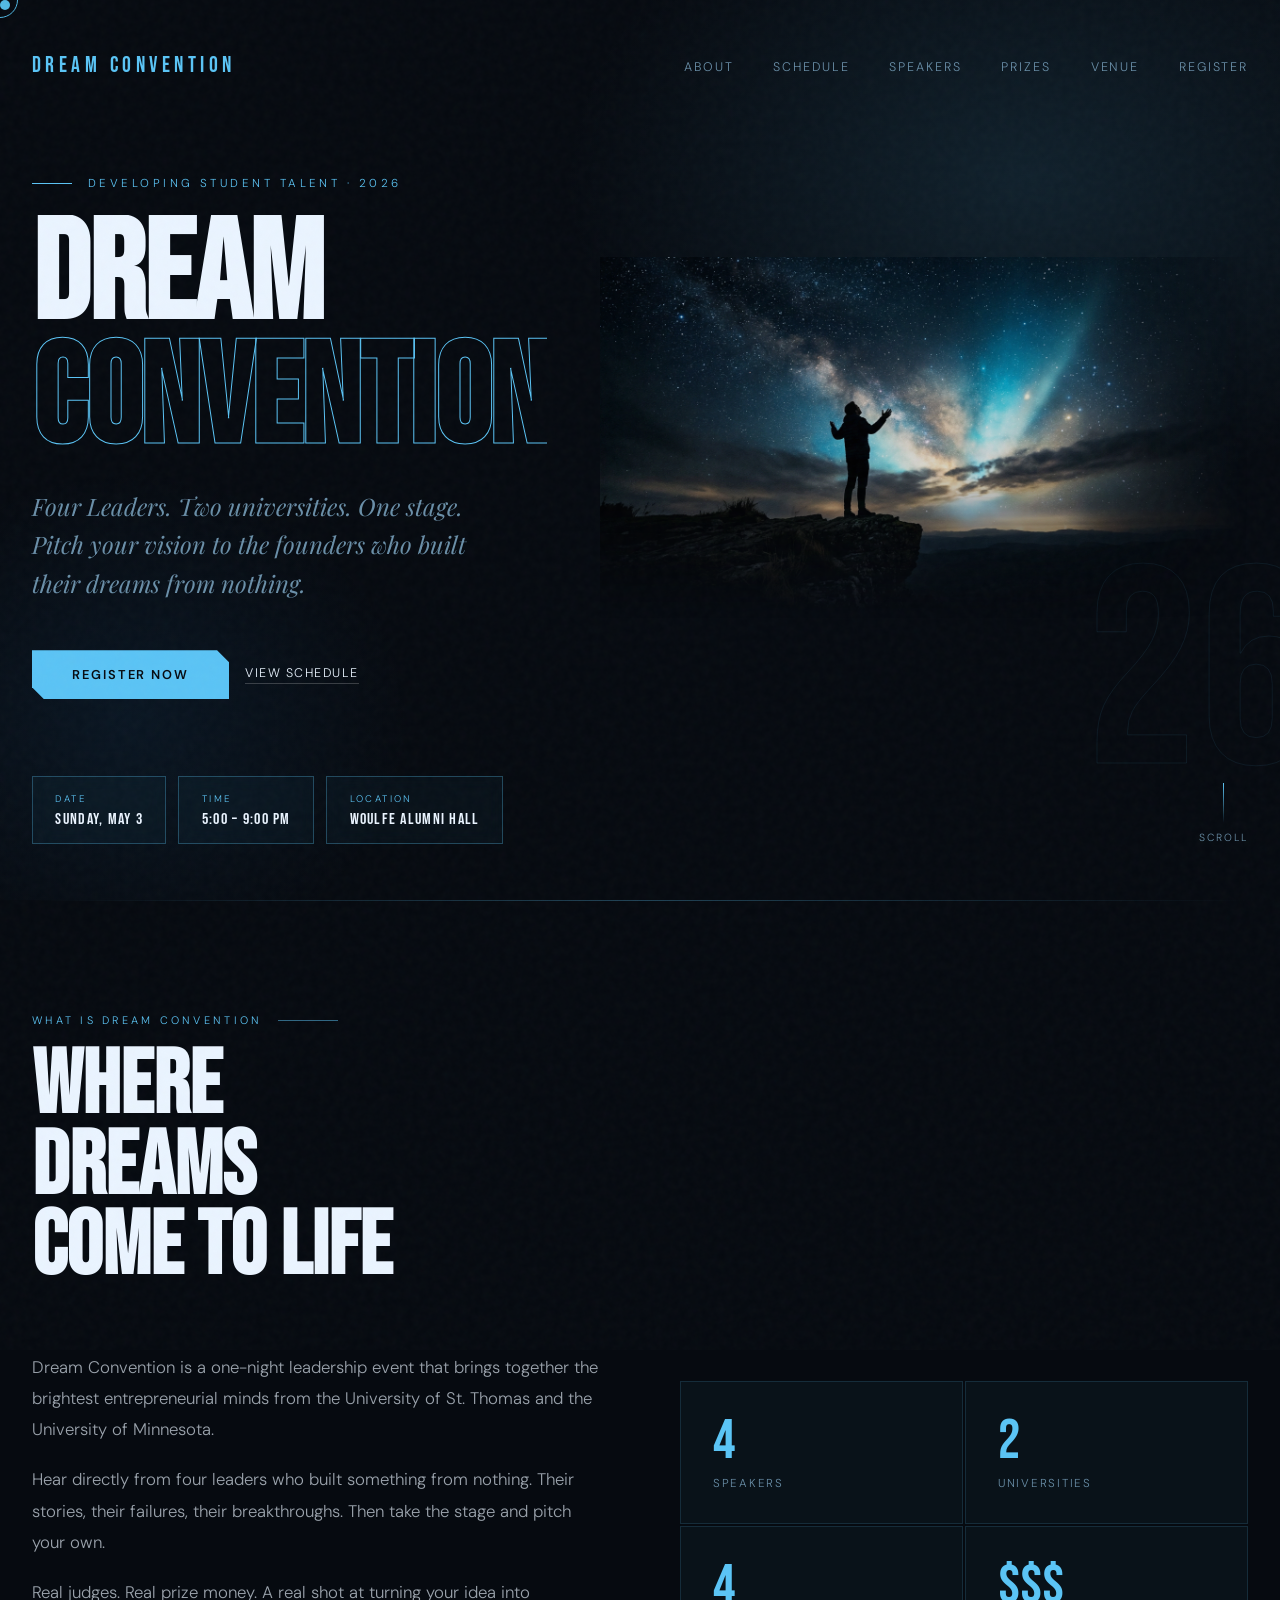
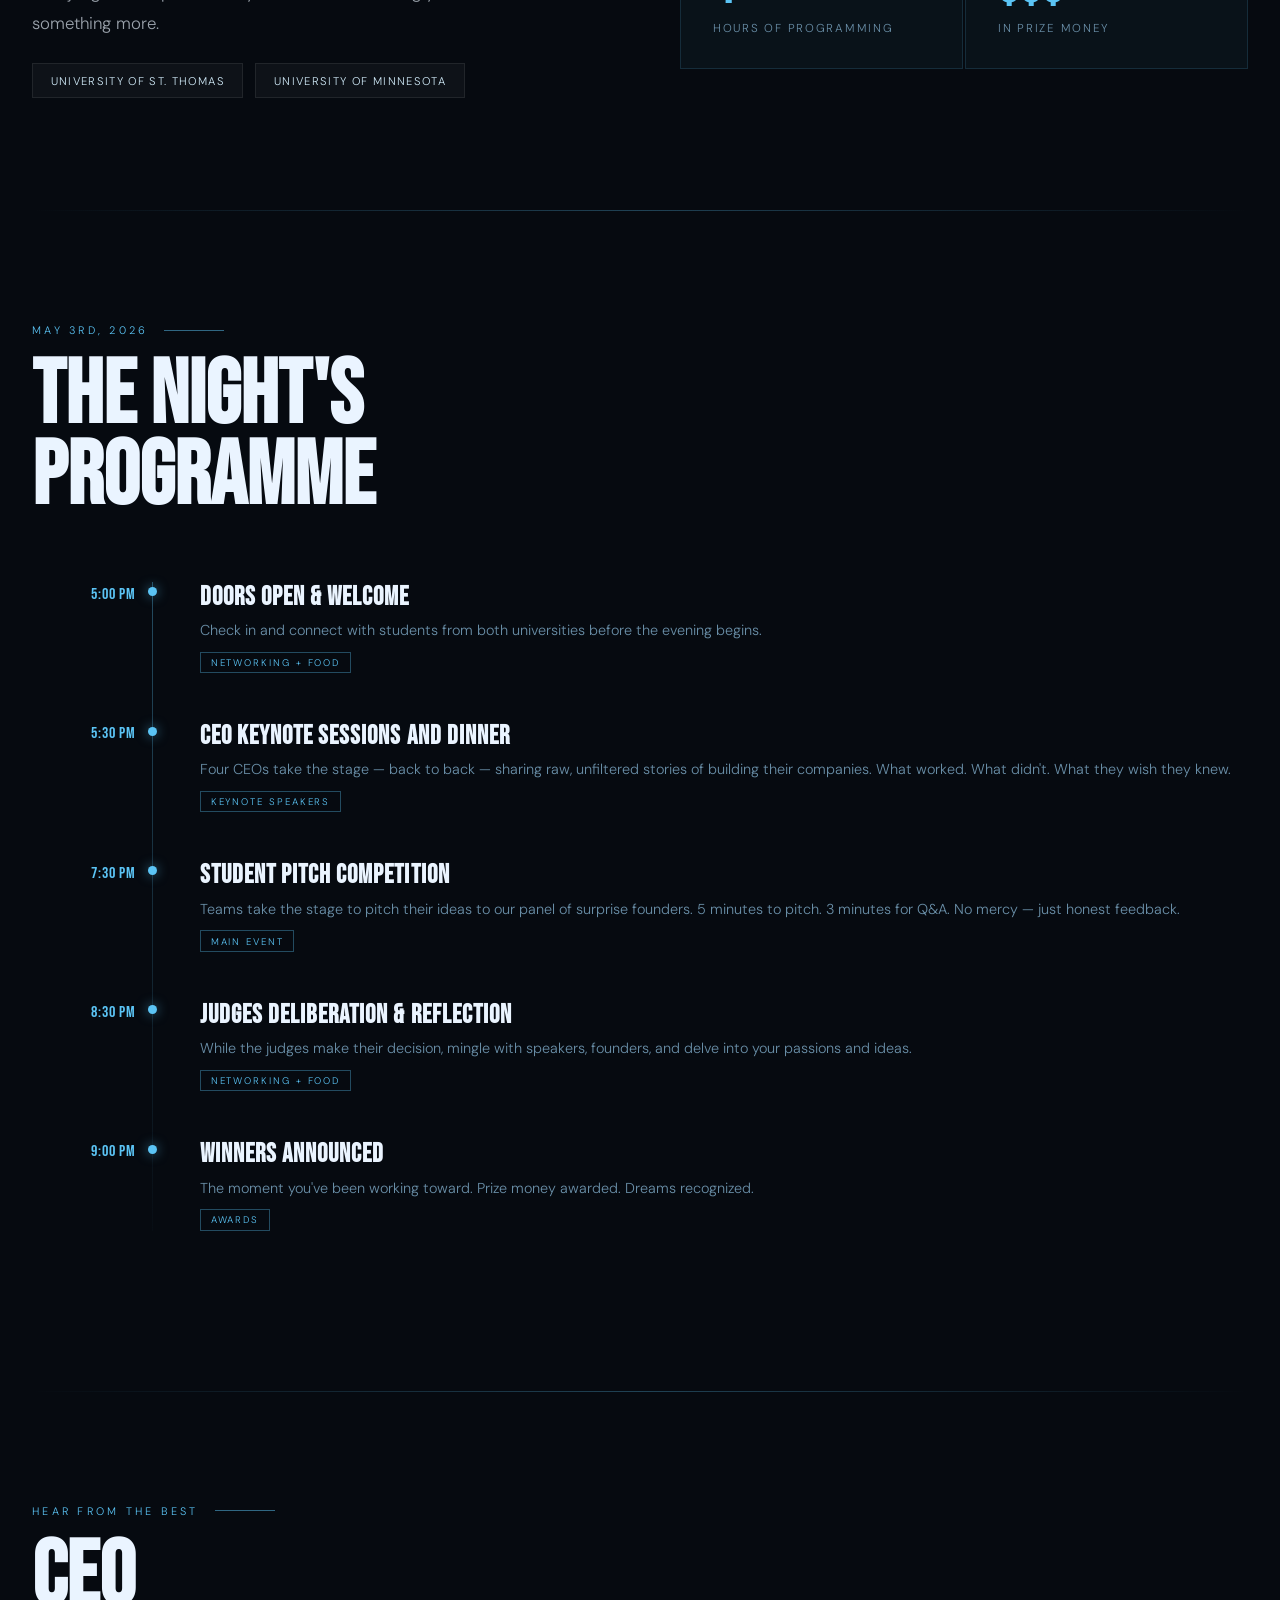
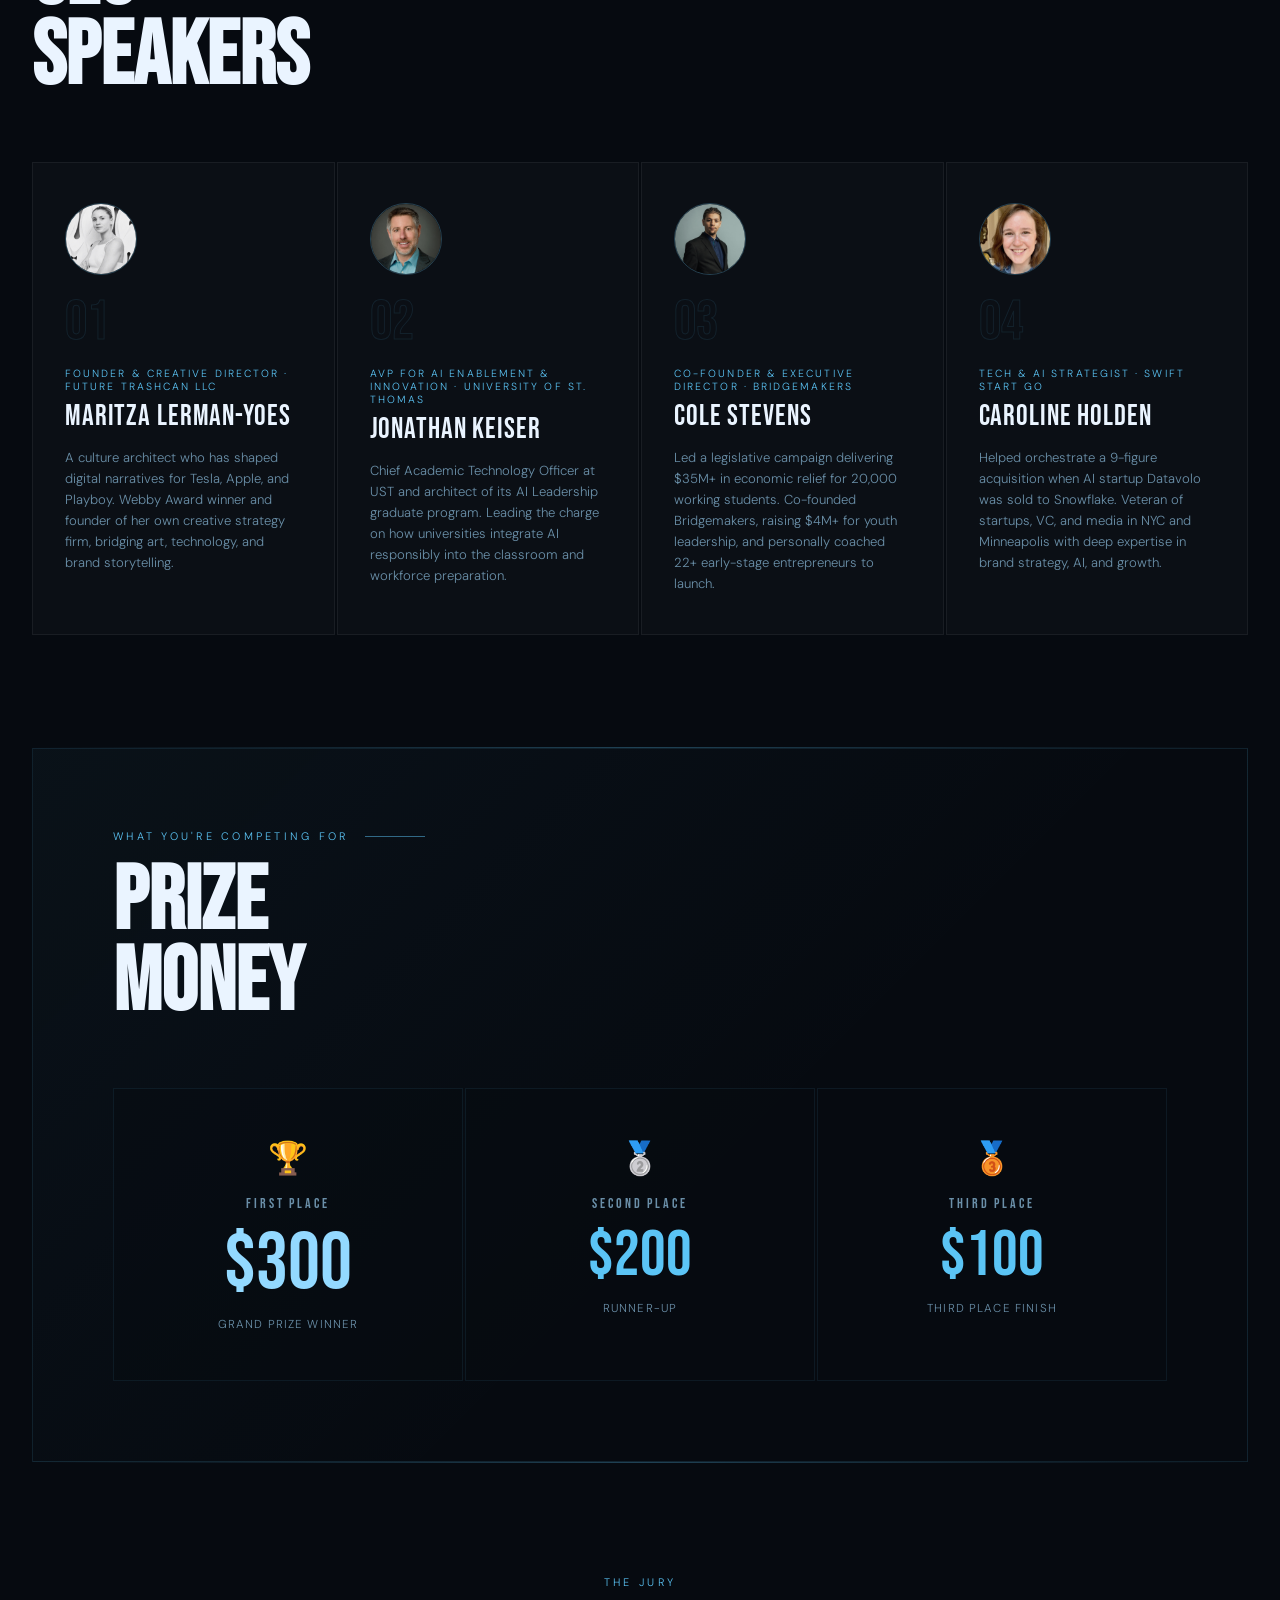
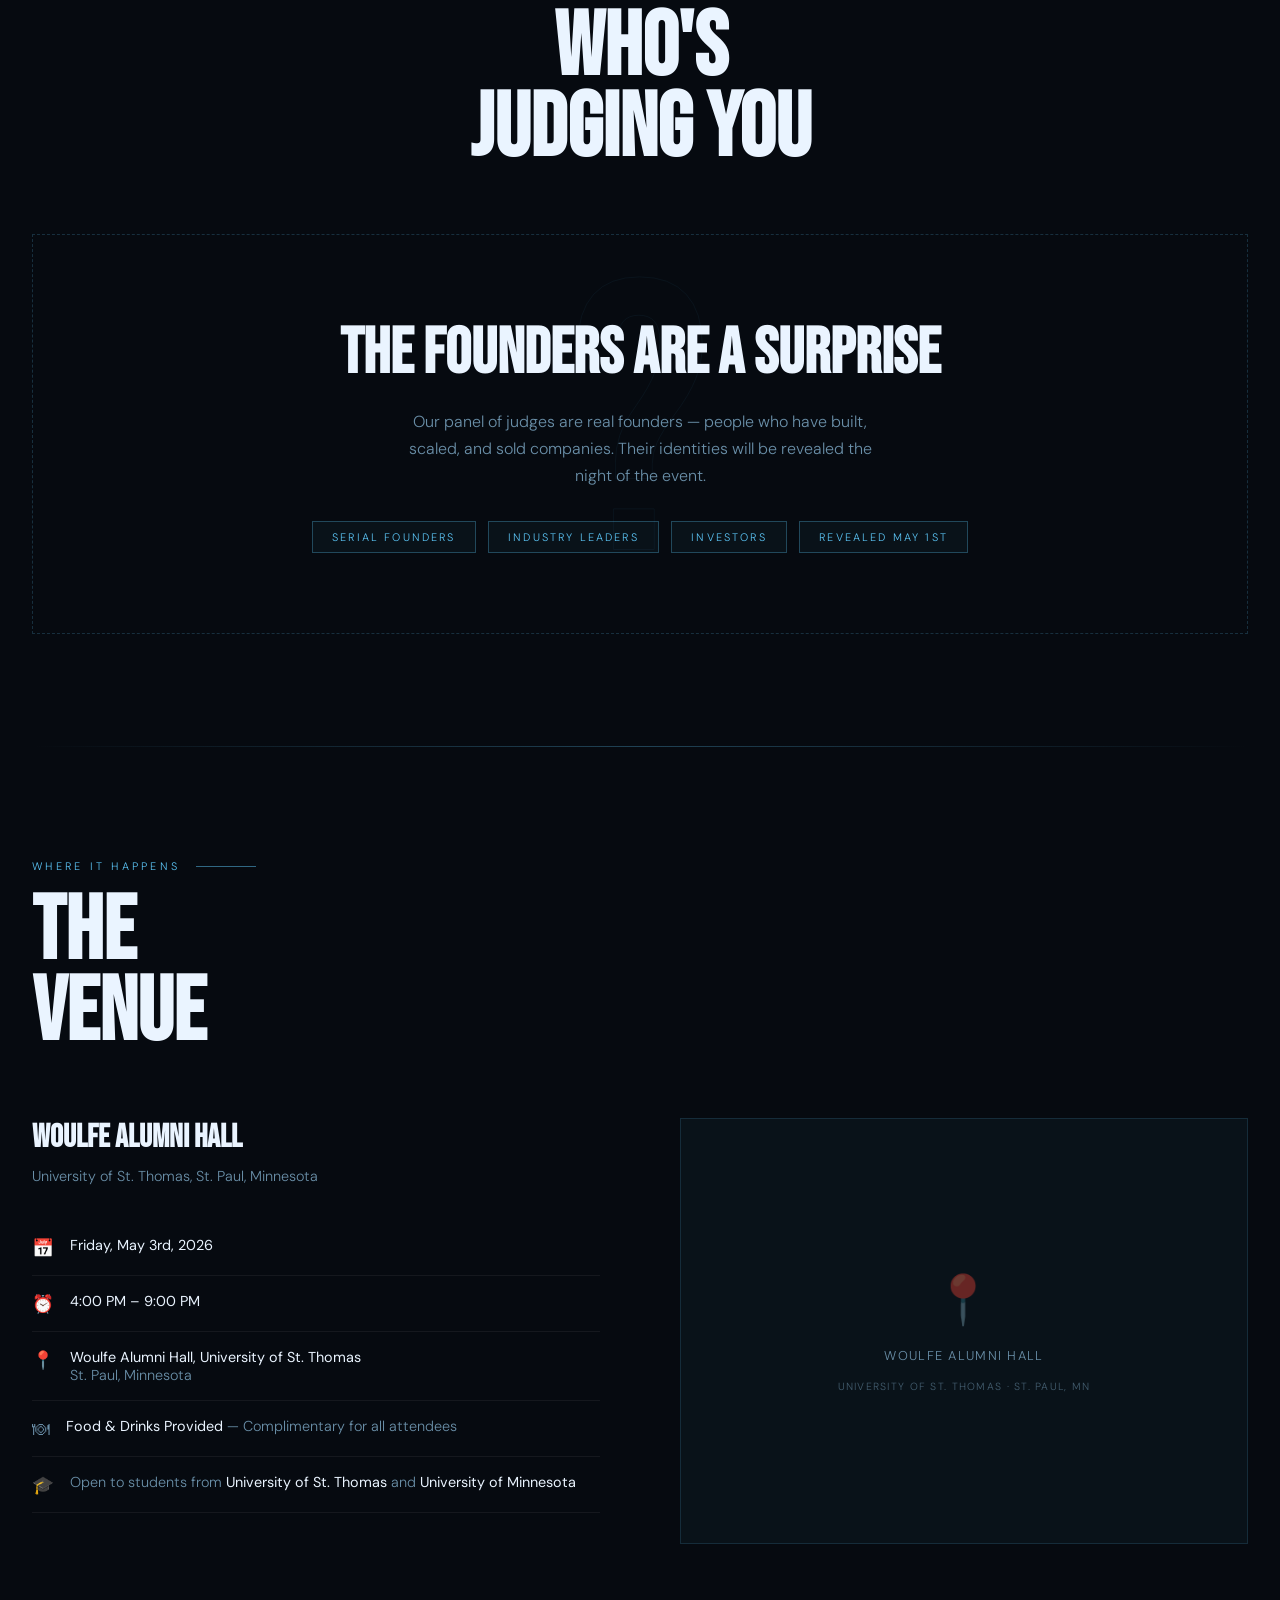
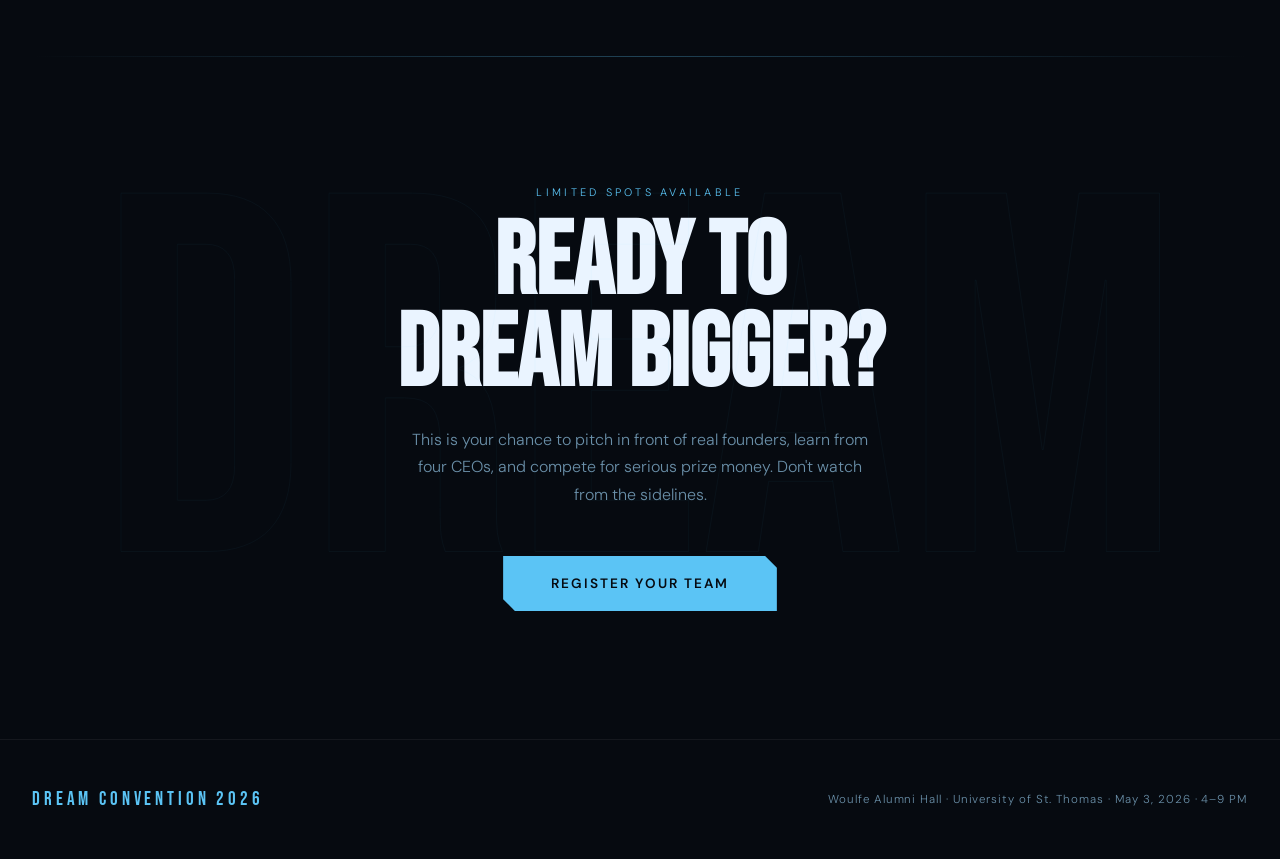
<file: public/index.html>
<!doctype html>
<html lang="en">
  <head>
    <meta charset="UTF-8" />
    <meta name="viewport" content="width=device-width, initial-scale=1.0" />
    <title>Dream Convention 2026</title>
    <link rel="preconnect" href="https://fonts.googleapis.com" />
    <link
      href="https://fonts.googleapis.com/css2?family=Bebas+Neue&family=DM+Sans:ital,wght@0,300;0,400;0,600;1,300&family=Playfair+Display:ital@1&display=swap"
      rel="stylesheet"
    />
    <link rel="icon" type="image/svg+xml" href="favicon.svg" />
    <link rel="stylesheet" href="styles.css" />
  </head>
  <body>
    <!-- Butterfly intro overlay -->
    <div id="intro">
      <canvas id="introCanvas"></canvas>
    </div>

    <div class="cursor" id="cursor"></div>
    <div class="cursor-ring" id="cursorRing"></div>

    <!-- HERO -->
    <header class="hero">
      <nav>
        <div class="nav-logo">Dream Convention</div>
        <ul class="nav-links" id="navLinks">
          <li><a href="#about">About</a></li>
          <li><a href="#schedule">Schedule</a></li>
          <li><a href="#speakers">Speakers</a></li>
          <li><a href="#prizes">Prizes</a></li>
          <li><a href="#venue">Venue</a></li>
          <li><a href="#register">Register</a></li>
        </ul>
        <button class="nav-hamburger" id="navHamburger" aria-label="Open menu">
          <span></span><span></span><span></span>
        </button>
      </nav>

      <div class="hero-body">
        <div class="hero-content">
          <div class="hero-eyebrow">Developing Student Talent · 2026</div>
          <h1 class="hero-title">Dream<span>Convention</span></h1>
          <p class="hero-subtitle">
            Four Leaders. Two universities. One stage. Pitch your vision to the
            founders who built their dreams from nothing.
          </p>
          <div class="hero-cta-group">
            <a href="#register" class="btn-primary">Register Now</a>
            <a href="#schedule" class="btn-ghost">View Schedule</a>
          </div>
        </div>

        <div class="hero-image">
          <img src="assets/hero-dream.png" alt="A figure on a cliff reaching toward a vast starlit sky — the chance of possibility" />
        </div>
      </div>

      <div class="hero-bottom">
        <div class="hero-date-cards">
          <div class="hero-date-card">
            <div class="label">Date</div>
            <div class="value">Sunday, May 3</div>
          </div>
          <div class="hero-date-card">
            <div class="label">Time</div>
            <div class="value">5:00 – 9:00 PM</div>
          </div>
          <div class="hero-date-card">
            <div class="label">Location</div>
            <div class="value">Woulfe Alumni Hall</div>
          </div>
        </div>
        <div class="scroll-hint">
          <div class="scroll-line"></div>
          Scroll
        </div>
      </div>

      <div class="hero-number">26</div>
    </header>

    <div class="divider"></div>

    <!-- ABOUT -->
    <section id="about">
      <div class="section-label">What is Dream Convention</div>
      <h2 class="section-heading">Where<br />Dreams<br />Come to Life</h2>

      <div class="about-grid">
        <div class="about-text">
          <p>
            Dream Convention is a one-night leadership event that brings
            together the brightest entrepreneurial minds from the University of
            St. Thomas and the University of Minnesota.
          </p>
          <p>
            Hear directly from four leaders who built something from nothing. Their
            stories, their failures, their breakthroughs. Then take the stage
            and pitch your own.
          </p>
          <p>
            Real judges. Real prize money. A real shot at turning your idea into
            something more.
          </p>
          <div class="schools">
            <div class="school-badge">University of St. Thomas</div>
            <div class="school-badge">University of Minnesota</div>
          </div>
        </div>
        <div class="about-stats">
          <div class="stat-card">
            <div class="stat-number">4</div>
            <div class="stat-label">Speakers</div>
          </div>
          <div class="stat-card">
            <div class="stat-number">2</div>
            <div class="stat-label">Universities</div>
          </div>
          <div class="stat-card">
            <div class="stat-number">4</div>
            <div class="stat-label">Hours of Programming</div>
          </div>
          <div class="stat-card">
            <div class="stat-number">$$$</div>
            <div class="stat-label">In Prize Money</div>
          </div>
        </div>
      </div>
    </section>

    <div class="divider"></div>

    <!-- SCHEDULE -->
    <section id="schedule">
      <div class="section-label">May 3rd, 2026</div>
      <h2 class="section-heading">The Night's<br />Programme</h2>

      <div class="timeline">
        <div class="timeline-item">
          <div class="timeline-time">5:00 PM</div>
          <div class="timeline-dot"></div>
          <div class="timeline-content">
            <h3>Doors Open &amp; Welcome</h3>
            <p>
              Check in and connect with students from both
              universities before the evening begins.
            </p>
            <span class="timeline-tag">Networking + Food</span>
          </div>
        </div>
        <div class="timeline-item">
          <div class="timeline-time">5:30 PM</div>
          <div class="timeline-dot"></div>
          <div class="timeline-content">
            <h3>CEO Keynote Sessions and Dinner</h3>
            <p>
              Four CEOs take the stage — back to back — sharing raw, unfiltered
              stories of building their companies. What worked. What didn't.
              What they wish they knew.
            </p>
            <span class="timeline-tag">Keynote Speakers</span>
          </div>
        </div>
        <div class="timeline-item">
          <div class="timeline-time">7:30 PM</div>
          <div class="timeline-dot"></div>
          <div class="timeline-content">
            <h3>Student Pitch Competition</h3>
            <p>
              Teams take the stage to pitch their ideas to our panel of surprise
              founders. 5 minutes to pitch. 3 minutes for Q&amp;A. No mercy —
              just honest feedback.
            </p>
            <span class="timeline-tag">Main Event</span>
          </div>
        </div>
        <div class="timeline-item">
          <div class="timeline-time">8:30 PM</div>
          <div class="timeline-dot"></div>
          <div class="timeline-content">
            <h3>Judges Deliberation &amp; Reflection</h3>
            <p>
              While the judges make their decision, mingle with speakers,
              founders, and delve into your passions and ideas.
            </p>
            <span class="timeline-tag">Networking + Food</span>
          </div>
        </div>
        <div class="timeline-item">
          <div class="timeline-time">9:00 PM</div>
          <div class="timeline-dot"></div>
          <div class="timeline-content">
            <h3>Winners Announced</h3>
            <p>
              The moment you've been working toward. Prize money awarded. Dreams
              recognized.
            </p>
            <span class="timeline-tag">Awards</span>
          </div>
        </div>
      </div>
    </section>

    <div class="divider"></div>

    <!-- SPEAKERS -->
    <section id="speakers">
      <div class="section-label">Hear From The Best</div>
      <h2 class="section-heading">CEO<br />Speakers</h2>

      <div class="speakers-grid">
        <div class="speaker-card">
          <img class="speaker-photo" src="assets/speaker-maritza.png" alt="Maritza Lerman-Yoes" />
          <div class="speaker-number">01</div>
          <div class="speaker-role">Founder & Creative Director · Future Trashcan LLC</div>
          <div class="speaker-name">Maritza Lerman-Yoes</div>
          <div class="speaker-desc">
            A culture architect who has shaped digital narratives for Tesla, Apple, and Playboy.
            Webby Award winner and founder of her own creative strategy firm, bridging art,
            technology, and brand storytelling.
          </div>
        </div>
        <div class="speaker-card">
          <img class="speaker-photo" src="assets/speaker-jonathan.png" alt="Jonathan Keiser" />
          <div class="speaker-number">02</div>
          <div class="speaker-role">AVP for AI Enablement & Innovation · University of St. Thomas</div>
          <div class="speaker-name">Jonathan Keiser</div>
          <div class="speaker-desc">
            Chief Academic Technology Officer at UST and architect of its AI Leadership
            graduate program. Leading the charge on how universities integrate AI responsibly
            into the classroom and workforce preparation.
          </div>
        </div>
        <div class="speaker-card">
          <img class="speaker-photo" src="assets/speaker-cole.png" alt="Cole Stevens" />
          <div class="speaker-number">03</div>
          <div class="speaker-role">Co-Founder & Executive Director · Bridgemakers</div>
          <div class="speaker-name">Cole Stevens</div>
          <div class="speaker-desc">
            Led a legislative campaign delivering $35M+ in economic relief for 20,000
            working students. Co-founded Bridgemakers, raising $4M+ for youth leadership,
            and personally coached 22+ early-stage entrepreneurs to launch.
          </div>
        </div>
        <div class="speaker-card">
          <img class="speaker-photo" src="assets/speaker-caroline.png" alt="Caroline Holden" />
          <div class="speaker-number">04</div>
          <div class="speaker-role">Tech & AI Strategist · Swift Start Go</div>
          <div class="speaker-name">Caroline Holden</div>
          <div class="speaker-desc">
            Helped orchestrate a 9-figure acquisition when AI startup Datavolo was sold
            to Snowflake. Veteran of startups, VC, and media in NYC and Minneapolis with
            deep expertise in brand strategy, AI, and growth.
          </div>
        </div>
      </div>
    </section>

    <div class="divider"></div>

    <!-- PRIZES -->
    <div class="prizes-wrapper">
      <section id="prizes" class="prizes-section">
        <div class="section-label">What You're Competing For</div>
        <h2 class="section-heading">Prize<br />Money</h2>

        <div class="prizes-grid">
          <div class="prize-card">
            <span class="prize-trophy">🏆</span>
            <div class="prize-rank">First Place</div>
            <div class="prize-amount">$300</div>
            <div class="prize-label">Grand Prize Winner</div>
          </div>
          <div class="prize-card">
            <span class="prize-trophy">🥈</span>
            <div class="prize-rank">Second Place</div>
            <div class="prize-amount">$200</div>
            <div class="prize-label">Runner-Up</div>
          </div>
          <div class="prize-card">
            <span class="prize-trophy">🥉</span>
            <div class="prize-rank">Third Place</div>
            <div class="prize-amount">$100</div>
            <div class="prize-label">Third Place Finish</div>
          </div>
        </div>
      </section>
    </div>

    <div class="divider"></div>

    <!-- JUDGES -->
    <section id="judges" class="judges-section">
      <div class="section-label section-label--center">The Jury</div>
      <h2 class="section-heading">Who's<br />Judging You</h2>

      <div class="judges-mystery">
        <h3>The Founders Are a Surprise</h3>
        <p>
          Our panel of judges are real founders — people who have built, scaled,
          and sold companies. Their identities will be revealed the night of the
          event.
        </p>
        <div class="mystery-badges">
          <div class="mystery-badge">Serial Founders</div>
          <div class="mystery-badge">Industry Leaders</div>
          <div class="mystery-badge">Investors</div>
          <div class="mystery-badge">Revealed May 1st</div>
        </div>
      </div>
    </section>

    <div class="divider"></div>

    <!-- VENUE -->
    <section id="venue">
      <div class="section-label">Where It Happens</div>
      <h2 class="section-heading">The<br />Venue</h2>

      <div class="venue-grid">
        <div class="venue-info">
          <h3>Woulfe Alumni Hall</h3>
          <p class="venue-address">University of St. Thomas, St. Paul, Minnesota</p>

          <div class="venue-detail">
            <span class="icon">📅</span>
            <div><strong>Friday, May 3rd, 2026</strong></div>
          </div>
          <div class="venue-detail">
            <span class="icon">⏰</span>
            <div><strong>4:00 PM – 9:00 PM</strong></div>
          </div>
          <div class="venue-detail">
            <span class="icon">📍</span>
            <div>
              <strong>Woulfe Alumni Hall, University of St. Thomas</strong><br />
              St. Paul, Minnesota
            </div>
          </div>
          <div class="venue-detail">
            <span class="icon">🍽</span>
            <div>
              <strong>Food &amp; Drinks Provided</strong> — Complimentary for
              all attendees
            </div>
          </div>
          <div class="venue-detail">
            <span class="icon">🎓</span>
            <div>
              Open to students from
              <strong>University of St. Thomas</strong> and
              <strong>University of Minnesota</strong>
            </div>
          </div>
        </div>

        <div class="venue-map-placeholder">
          <div class="map-icon">📍</div>
          <div>Woulfe Alumni Hall</div>
          <div class="venue-map-sub">University of St. Thomas · St. Paul, MN</div>
        </div>
      </div>
    </section>

    <div class="divider"></div>

    <!-- REGISTER -->
    <section id="register" class="register-section">
      <div class="section-label section-label--center">Limited Spots Available</div>
      <h2 class="section-heading">Ready to<br />Dream Bigger?</h2>
      <p class="register-body">
        This is your chance to pitch in front of real founders, learn from four
        CEOs, and compete for serious prize money. Don't watch from the
        sidelines.
      </p>
      <a href="#" class="btn-primary btn-register">Register Your Team</a>
    </section>

    <!-- FOOTER -->
    <footer>
      <div class="footer-logo">Dream Convention 2026</div>
      <div class="footer-copy">
        Woulfe Alumni Hall · University of St. Thomas · May 3, 2026 · 4–9 PM
      </div>
    </footer>

    <!-- ── Butterfly intro animation ─────────────────────────────────── -->
    <script>
      (function () {
        const intro  = document.getElementById('intro');
        const canvas = document.getElementById('introCanvas');
        const ctx    = canvas.getContext('2d');

        function resize() {
          canvas.width  = window.innerWidth;
          canvas.height = window.innerHeight;
        }
        resize();
        window.addEventListener('resize', resize);

        let bx = canvas.width / 2, by = canvas.height / 2;
        let floatAngle = 0, t = 0;
        let currentAngle = 0, smoothVelX = 0, smoothVelY = 0;
        const trail = [];

        function lerpAngle(cur, target, amt) {
          let diff = target - cur;
          while (diff >  Math.PI) diff -= Math.PI * 2;
          while (diff < -Math.PI) diff += Math.PI * 2;
          return cur + diff * amt;
        }

        function wingPath(ctx, s, upper) {
          ctx.beginPath();
          if (upper) {
            ctx.moveTo(0, 0);
            ctx.bezierCurveTo( s*0.3, -s*0.1,  s*1.0, -s*0.5,  s*0.9, -s*0.85);
            ctx.bezierCurveTo( s*0.7, -s*1.2,  s*0.1, -s*1.1,  0,     -s*0.7);
          } else {
            ctx.moveTo(0, 0);
            ctx.bezierCurveTo( s*0.25, -s*0.05, s*0.8, -s*0.3,  s*0.7, -s*0.65);
            ctx.bezierCurveTo( s*0.5,  -s*0.9,  s*0.05,-s*0.75, 0,     -s*0.45);
          }
          ctx.closePath();
          const g = ctx.createLinearGradient(0, 0, s*0.8, -s);
          g.addColorStop(0,   'rgba(91,196,245,0.55)');
          g.addColorStop(0.5, 'rgba(42,127,196,0.35)');
          g.addColorStop(1,   'rgba(147,217,255,0.15)');
          ctx.fillStyle = g;
          ctx.fill();
          ctx.strokeStyle = 'rgba(91,196,245,0.7)';
          ctx.lineWidth = 1;
          ctx.stroke();
          ctx.strokeStyle = 'rgba(147,217,255,0.2)';
          ctx.lineWidth = 0.5;
          const veins = upper
            ? [[0,0,s*.6,-s*.5],[0,0,s*.85,-s*.8],[0,-s*.3,s*.7,-s*.9]]
            : [[0,0,s*.5,-s*.4],[0,0,s*.6,-s*.6]];
          veins.forEach(([x1,y1,x2,y2]) => {
            ctx.beginPath(); ctx.moveTo(x1,y1); ctx.lineTo(x2,y2); ctx.stroke();
          });
        }

        function drawWings(ctx, s, perspX, perspY) {
          ctx.save(); ctx.scale(-perspX, perspY);         wingPath(ctx, s, true);  ctx.restore();
          ctx.save(); ctx.scale( perspX, perspY);         wingPath(ctx, s, true);  ctx.restore();
          ctx.save(); ctx.scale(-perspX*.85, perspY*.7);  ctx.translate(0,-s*.55); wingPath(ctx,s*.65,false); ctx.restore();
          ctx.save(); ctx.scale( perspX*.85, perspY*.7);  ctx.translate(0,-s*.55); wingPath(ctx,s*.65,false); ctx.restore();
        }

        function drawBody(ctx, s) {
          ctx.beginPath();
          ctx.ellipse(0, s*.18, s*.045, s*.32, 0, 0, Math.PI*2);
          const bg = ctx.createLinearGradient(0,-s*.1,0,s*.5);
          bg.addColorStop(0,'rgba(147,217,255,0.9)');
          bg.addColorStop(1,'rgba(42,127,196,0.5)');
          ctx.fillStyle = bg; ctx.fill();
          ctx.beginPath(); ctx.arc(0,-s*.08,s*.055,0,Math.PI*2);
          ctx.fillStyle='rgba(147,217,255,0.85)'; ctx.fill();
          ctx.strokeStyle='rgba(91,196,245,0.7)'; ctx.lineWidth=0.8;
          [[-1],[1]].forEach(([sx])=>{
            ctx.beginPath(); ctx.moveTo(sx*s*.02,-s*.13);
            ctx.quadraticCurveTo(sx*s*.18,-s*.4,sx*s*.22,-s*.55); ctx.stroke();
            ctx.beginPath(); ctx.arc(sx*s*.22,-s*.55,s*.025,0,Math.PI*2);
            ctx.fillStyle='rgba(147,217,255,0.9)'; ctx.fill();
          });
        }

        function drawButterfly(cx, cy, size, wingPhase, angle) {
          ctx.save(); ctx.translate(cx,cy); ctx.rotate(angle);
          const s=size, foldY=Math.abs(wingPhase);
          const perspX=1-foldY*.15, perspY=1-foldY*.82;
          ctx.save(); ctx.shadowBlur=36; ctx.shadowColor='rgba(91,196,245,0.5)'; ctx.globalAlpha=0.25;
          drawWings(ctx,s,perspX,perspY); ctx.restore();
          ctx.shadowBlur=18; ctx.shadowColor='rgba(91,196,245,0.6)';
          drawWings(ctx,s,perspX,perspY);
          ctx.shadowBlur=9;  ctx.shadowColor='rgba(147,217,255,0.8)';
          drawBody(ctx,s); ctx.restore();
        }

        function spawnTrail(x, y) {
          trail.push({ x, y, r:Math.random()*3+1, life:1,
            decay:Math.random()*.02+.01, vx:(Math.random()-.5)*.4, vy:(Math.random()-.5)*.4 });
          if (trail.length > 180) trail.shift();
        }

        let running = true;
        function loop() {
          if (!running) return;
          t += 0.016;
          floatAngle += 0.008;
          const w = canvas.width, h = canvas.height;
          const tx = w/2 + Math.cos(floatAngle)        * w * 0.3;
          const ty = h/2 + Math.sin(floatAngle * 1.37) * h * 0.25;
          const prevBx = bx, prevBy = by;
          bx += (tx - bx) * 0.012;
          by += (ty - by) * 0.012;

          const rvx = bx-prevBx, rvy = by-prevBy;
          smoothVelX += (rvx-smoothVelX)*.25;
          smoothVelY += (rvy-smoothVelY)*.25;
          const spd = Math.sqrt(smoothVelX*smoothVelX+smoothVelY*smoothVelY);
          if (spd > 0.15) currentAngle = lerpAngle(currentAngle, Math.atan2(smoothVelY,smoothVelX)+Math.PI/2, 0.06);

          const wingPhase = Math.sin(t*4)*0.7;
          const size = Math.max(55, Math.min(w,h)*0.13);

          ctx.clearRect(0,0,w,h);
          ctx.fillStyle='#060a10';
          ctx.fillRect(0,0,w,h);

          drawButterfly(bx, by, size, wingPhase, currentAngle);
          requestAnimationFrame(loop);
        }

        loop();

        setTimeout(() => {
          intro.style.transition = 'opacity 3s ease';
          intro.style.opacity    = '0';
          setTimeout(() => { running = false; intro.remove(); }, 3100);
        }, 2000);
      })();
    </script>

    <script>
      // ── Custom cursor ───────────────────────────────────────────────
      const cursor = document.getElementById('cursor');
      const ring   = document.getElementById('cursorRing');
      let mx = 0, my = 0, rx = 0, ry = 0;

      document.addEventListener('mousemove', (e) => {
        mx = e.clientX; my = e.clientY;
        cursor.style.transform = `translate(${mx - 5}px, ${my - 5}px)`;
      });

      (function animateRing() {
        rx += (mx - rx - 18) * 0.12;
        ry += (my - ry - 18) * 0.12;
        ring.style.transform = `translate(${rx}px, ${ry}px)`;
        requestAnimationFrame(animateRing);
      })();

      document.querySelectorAll('a, button, .speaker-card, .stat-card, .prize-card').forEach((el) => {
        el.addEventListener('mouseenter', () => { ring.style.width = ring.style.height = '60px'; });
        el.addEventListener('mouseleave', () => { ring.style.width = ring.style.height = '36px'; });
      });

      // ── Hamburger nav ───────────────────────────────────────────────
      const hamburger = document.getElementById('navHamburger');
      const navLinks  = document.getElementById('navLinks');

      hamburger.addEventListener('click', () => {
        const open = navLinks.classList.toggle('open');
        hamburger.classList.toggle('open', open);
        hamburger.setAttribute('aria-label', open ? 'Close menu' : 'Open menu');
      });

      // Close nav when a link is tapped
      navLinks.querySelectorAll('a').forEach((a) => {
        a.addEventListener('click', () => {
          navLinks.classList.remove('open');
          hamburger.classList.remove('open');
          hamburger.setAttribute('aria-label', 'Open menu');
        });
      });

      // ── Scroll reveal ───────────────────────────────────────────────
      const observer = new IntersectionObserver(
        (entries) => {
          entries.forEach((entry) => {
            if (entry.isIntersecting) {
              entry.target.style.opacity   = '1';
              entry.target.style.transform = 'translateY(0)';
            }
          });
        },
        { threshold: 0.08 }
      );

      document.querySelectorAll('section, .timeline-item, .speaker-card, .stat-card, .prize-card').forEach((el, i) => {
        el.style.opacity    = '0';
        el.style.transform  = 'translateY(24px)';
        el.style.transition = `opacity 0.7s ease ${i * 0.04}s, transform 0.7s ease ${i * 0.04}s`;
        observer.observe(el);
      });
    </script>
  </body>
</html>
</file>
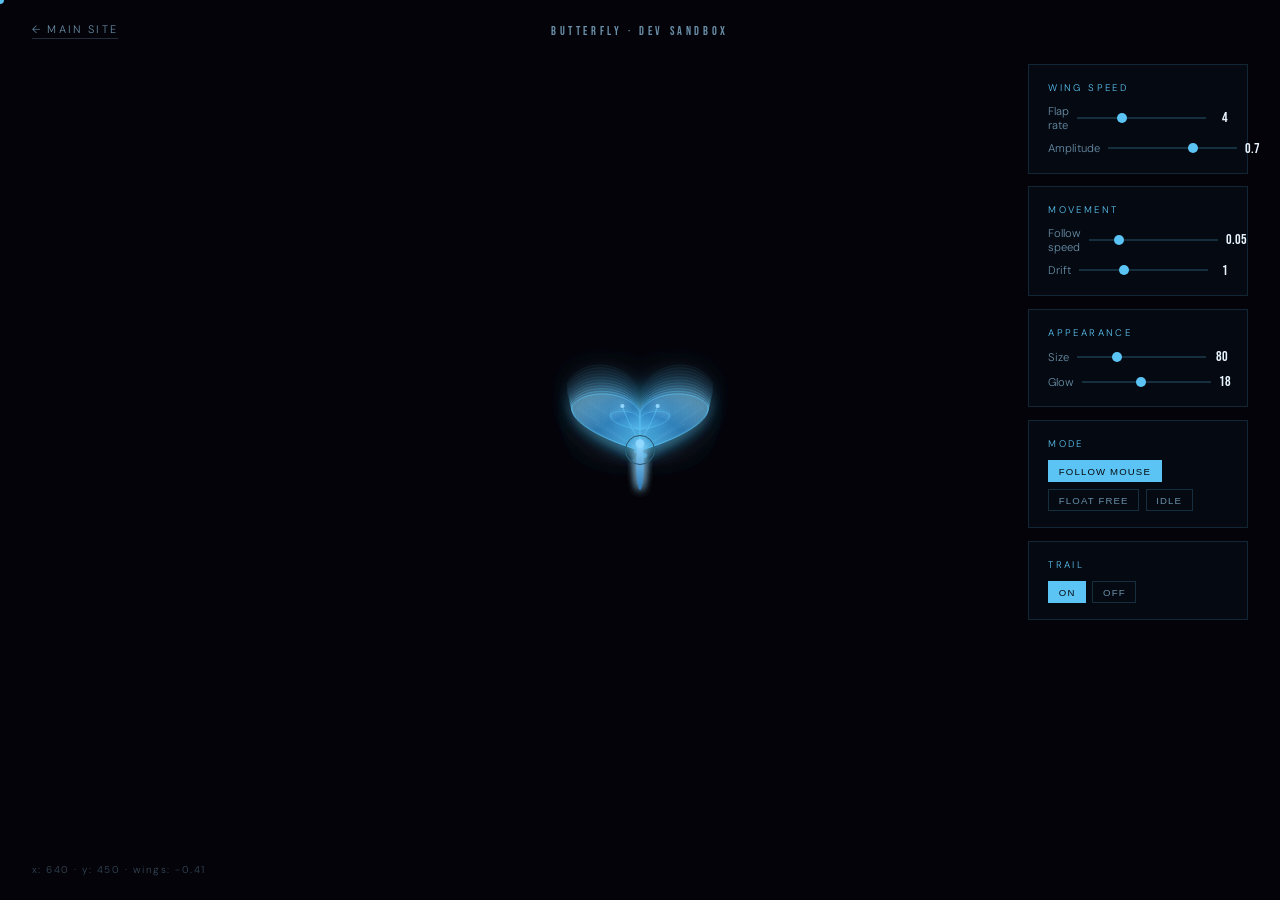
<file: public/butterfly.html>
<!doctype html>
<html lang="en">
  <head>
    <meta charset="UTF-8" />
    <meta name="viewport" content="width=device-width, initial-scale=1.0" />
    <title>Butterfly Animation — Dev Sandbox</title>
    <link rel="preconnect" href="https://fonts.googleapis.com" />
    <link
      href="https://fonts.googleapis.com/css2?family=Bebas+Neue&family=DM+Sans:ital,wght@0,300;0,400;0,600;1,300&display=swap"
      rel="stylesheet"
    />
    <style>
      :root {
        --black: #060a10;
        --white: #eaf4ff;
        --gold: #5bc4f5;
        --gold-light: #93d9ff;
        --rust: #2a7fc4;
        --cream: #d0eaf8;
        --muted: #6a8fa8;
      }

      *, *::before, *::after {
        box-sizing: border-box;
        margin: 0;
        padding: 0;
      }

      body {
        background: var(--black);
        color: var(--white);
        font-family: "DM Sans", sans-serif;
        font-weight: 300;
        overflow: hidden;
        height: 100vh;
        cursor: none;
      }

      /* Dev label */
      .dev-label {
        position: fixed;
        top: 1.5rem;
        left: 50%;
        transform: translateX(-50%);
        font-family: "Bebas Neue", sans-serif;
        font-size: 0.75rem;
        letter-spacing: 0.3em;
        color: var(--muted);
        z-index: 100;
        pointer-events: none;
      }

      /* Back link */
      .back-link {
        position: fixed;
        top: 1.4rem;
        left: 2rem;
        font-size: 0.68rem;
        letter-spacing: 0.2em;
        text-transform: uppercase;
        color: var(--muted);
        text-decoration: none;
        border-bottom: 1px solid rgba(106, 143, 168, 0.3);
        padding-bottom: 2px;
        z-index: 100;
        transition: color 0.3s, border-color 0.3s;
      }
      .back-link:hover {
        color: var(--gold);
        border-color: var(--gold);
      }

      /* Controls panel */
      .controls {
        position: fixed;
        top: 4rem;
        right: 2rem;
        z-index: 100;
        display: flex;
        flex-direction: column;
        gap: 0.8rem;
        width: 220px;
      }

      .ctrl-group {
        background: rgba(91, 196, 245, 0.04);
        border: 1px solid rgba(91, 196, 245, 0.15);
        padding: 1rem 1.2rem;
      }

      .ctrl-label {
        font-size: 0.6rem;
        letter-spacing: 0.25em;
        text-transform: uppercase;
        color: var(--gold);
        margin-bottom: 0.6rem;
      }

      .ctrl-row {
        display: flex;
        align-items: center;
        justify-content: space-between;
        gap: 0.5rem;
        margin-bottom: 0.5rem;
      }
      .ctrl-row:last-child {
        margin-bottom: 0;
      }

      .ctrl-name {
        font-size: 0.7rem;
        color: var(--muted);
        flex: 1;
      }

      input[type="range"] {
        flex: 1.5;
        -webkit-appearance: none;
        height: 2px;
        background: rgba(91, 196, 245, 0.2);
        outline: none;
        cursor: none;
      }
      input[type="range"]::-webkit-slider-thumb {
        -webkit-appearance: none;
        width: 10px;
        height: 10px;
        border-radius: 50%;
        background: var(--gold);
        cursor: none;
      }

      .ctrl-val {
        font-family: "Bebas Neue", sans-serif;
        font-size: 0.9rem;
        color: var(--white);
        width: 2.5rem;
        text-align: right;
      }

      .ctrl-toggle {
        display: flex;
        gap: 0.4rem;
        flex-wrap: wrap;
      }

      .toggle-btn {
        font-size: 0.6rem;
        letter-spacing: 0.12em;
        text-transform: uppercase;
        color: var(--muted);
        border: 1px solid rgba(91, 196, 245, 0.2);
        padding: 0.3rem 0.6rem;
        background: none;
        cursor: none;
        transition: all 0.2s;
      }
      .toggle-btn.active {
        color: var(--black);
        background: var(--gold);
        border-color: var(--gold);
      }

      /* Custom cursor */
      .cursor {
        width: 8px;
        height: 8px;
        background: var(--gold);
        border-radius: 50%;
        position: fixed;
        pointer-events: none;
        z-index: 9999;
        mix-blend-mode: difference;
        transform: translate(-50%, -50%);
      }
      .cursor-ring {
        width: 30px;
        height: 30px;
        border: 1px solid rgba(91, 196, 245, 0.6);
        border-radius: 50%;
        position: fixed;
        pointer-events: none;
        z-index: 9998;
        mix-blend-mode: difference;
        transform: translate(-50%, -50%);
        transition: width 0.2s, height 0.2s;
      }

      canvas {
        display: block;
        width: 100vw;
        height: 100vh;
      }

      /* Status bar */
      .status {
        position: fixed;
        bottom: 1.5rem;
        left: 2rem;
        font-size: 0.62rem;
        letter-spacing: 0.15em;
        color: var(--muted);
        opacity: 0.5;
      }
    </style>
  </head>
  <body>
    <div class="cursor" id="cursor"></div>
    <div class="cursor-ring" id="cursorRing"></div>

    <a href="index.html" class="back-link">← Main Site</a>
    <div class="dev-label">Butterfly · Dev Sandbox</div>

    <!-- Controls -->
    <div class="controls">
      <div class="ctrl-group">
        <div class="ctrl-label">Wing Speed</div>
        <div class="ctrl-row">
          <span class="ctrl-name">Flap rate</span>
          <input type="range" id="flapSpeed" min="1" max="10" step="0.1" value="4" />
          <span class="ctrl-val" id="flapSpeedVal">4</span>
        </div>
        <div class="ctrl-row">
          <span class="ctrl-name">Amplitude</span>
          <input type="range" id="flapAmp" min="0.1" max="1" step="0.01" value="0.7" />
          <span class="ctrl-val" id="flapAmpVal">0.7</span>
        </div>
      </div>

      <div class="ctrl-group">
        <div class="ctrl-label">Movement</div>
        <div class="ctrl-row">
          <span class="ctrl-name">Follow speed</span>
          <input type="range" id="followSpeed" min="0.01" max="0.2" step="0.005" value="0.05" />
          <span class="ctrl-val" id="followSpeedVal">0.05</span>
        </div>
        <div class="ctrl-row">
          <span class="ctrl-name">Drift</span>
          <input type="range" id="drift" min="0" max="3" step="0.1" value="1" />
          <span class="ctrl-val" id="driftVal">1</span>
        </div>
      </div>

      <div class="ctrl-group">
        <div class="ctrl-label">Appearance</div>
        <div class="ctrl-row">
          <span class="ctrl-name">Size</span>
          <input type="range" id="bfSize" min="30" max="200" step="1" value="80" />
          <span class="ctrl-val" id="bfSizeVal">80</span>
        </div>
        <div class="ctrl-row">
          <span class="ctrl-name">Glow</span>
          <input type="range" id="glow" min="0" max="40" step="1" value="18" />
          <span class="ctrl-val" id="glowVal">18</span>
        </div>
      </div>

      <div class="ctrl-group">
        <div class="ctrl-label">Mode</div>
        <div class="ctrl-toggle">
          <button class="toggle-btn active" id="modeFollow">Follow Mouse</button>
          <button class="toggle-btn" id="modeFloat">Float Free</button>
          <button class="toggle-btn" id="modeIdle">Idle</button>
        </div>
      </div>

      <div class="ctrl-group">
        <div class="ctrl-label">Trail</div>
        <div class="ctrl-toggle">
          <button class="toggle-btn active" id="trailOn">On</button>
          <button class="toggle-btn" id="trailOff">Off</button>
        </div>
      </div>
    </div>

    <div class="status" id="status">x: 0 · y: 0 · wings: 0.00</div>

    <canvas id="canvas"></canvas>

    <script>
      // ─── Canvas setup ───────────────────────────────────────────────
      const canvas = document.getElementById("canvas");
      const ctx = canvas.getContext("2d");

      function resize() {
        canvas.width = window.innerWidth;
        canvas.height = window.innerHeight;
      }
      resize();
      window.addEventListener("resize", resize);

      // ─── Custom cursor ───────────────────────────────────────────────
      const cursorEl = document.getElementById("cursor");
      const ringEl = document.getElementById("cursorRing");
      let mouseX = window.innerWidth / 2;
      let mouseY = window.innerHeight / 2;
      let ringX = mouseX, ringY = mouseY;

      document.addEventListener("mousemove", (e) => {
        mouseX = e.clientX;
        mouseY = e.clientY;
        cursorEl.style.left = mouseX + "px";
        cursorEl.style.top = mouseY + "px";
      });

      function animateRing() {
        ringX += (mouseX - ringX) * 0.15;
        ringY += (mouseY - ringY) * 0.15;
        ringEl.style.left = ringX + "px";
        ringEl.style.top = ringY + "px";
        requestAnimationFrame(animateRing);
      }
      animateRing();

      // ─── Controls state ──────────────────────────────────────────────
      const state = {
        flapSpeed: 4,
        flapAmp: 0.7,
        followSpeed: 0.05,
        drift: 1,
        size: 80,
        glow: 18,
        mode: "follow", // follow | float | idle
        trail: true,
      };

      function bindSlider(id, key, valId, decimals = 2) {
        const slider = document.getElementById(id);
        const display = document.getElementById(valId);
        slider.addEventListener("input", () => {
          state[key] = parseFloat(slider.value);
          display.textContent = parseFloat(slider.value).toFixed(decimals);
        });
      }

      bindSlider("flapSpeed", "flapSpeed", "flapSpeedVal", 1);
      bindSlider("flapAmp", "flapAmp", "flapAmpVal", 2);
      bindSlider("followSpeed", "followSpeed", "followSpeedVal", 3);
      bindSlider("drift", "drift", "driftVal", 1);
      bindSlider("bfSize", "size", "bfSizeVal", 0);
      bindSlider("glow", "glow", "glowVal", 0);

      // Mode toggles
      const modes = [
        { btn: "modeFollow", val: "follow" },
        { btn: "modeFloat",  val: "float"  },
        { btn: "modeIdle",   val: "idle"   },
      ];
      modes.forEach(({ btn, val }) => {
        document.getElementById(btn).addEventListener("click", () => {
          state.mode = val;
          modes.forEach(m => document.getElementById(m.btn).classList.toggle("active", m.val === val));
        });
      });

      // Trail toggles
      document.getElementById("trailOn").addEventListener("click", () => {
        state.trail = true;
        document.getElementById("trailOn").classList.add("active");
        document.getElementById("trailOff").classList.remove("active");
      });
      document.getElementById("trailOff").addEventListener("click", () => {
        state.trail = false;
        document.getElementById("trailOff").classList.add("active");
        document.getElementById("trailOn").classList.remove("active");
      });

      // ─── Butterfly state ─────────────────────────────────────────────
      let bx = window.innerWidth / 2;
      let by = window.innerHeight / 2;
      let bvx = 0, bvy = 0;       // velocity (for float mode)
      let floatAngle = 0;          // autonomous wander angle
      let t = 0;                   // time tick
      let currentAngle = 0;        // smoothed body angle
      let smoothVelX = 0;          // exponential moving average of velocity
      let smoothVelY = 0;

      // Shortest-arc angle interpolation — always turns the "short way"
      function lerpAngle(cur, target, amt) {
        let diff = target - cur;
        while (diff >  Math.PI) diff -= Math.PI * 2;
        while (diff < -Math.PI) diff += Math.PI * 2;
        return cur + diff * amt;
      }

      // Trail particles
      const trail = [];

      // ─── Draw butterfly ──────────────────────────────────────────────
      // wingPhase in [-1, 1]: -1 = fully closed (vertical), 1 = fully open (flat)
      function drawButterfly(cx, cy, size, wingPhase, angle) {
        ctx.save();
        ctx.translate(cx, cy);
        ctx.rotate(angle);

        const s = size;
        // wingPhase: 0 = flat/open, 1 = fully folded up
        // We use scaleY on the wing shapes to simulate flapping
        const foldY = Math.abs(wingPhase);        // 0 open → 1 folded
        const perspX = 1 - foldY * 0.15;          // slight horizontal compress
        const perspY = 1 - foldY * 0.82;          // vertical compress = folding
        const glowBlur = state.glow;

        // ── glow layer ──
        ctx.save();
        ctx.shadowBlur = glowBlur * 2;
        ctx.shadowColor = "rgba(91, 196, 245, 0.5)";
        ctx.globalAlpha = 0.25;
        drawWings(ctx, s, perspX, perspY, wingPhase);
        ctx.restore();

        // ── main wings ──
        ctx.shadowBlur = glowBlur;
        ctx.shadowColor = "rgba(91, 196, 245, 0.6)";
        drawWings(ctx, s, perspX, perspY, wingPhase);

        // ── body ──
        ctx.shadowBlur = glowBlur * 0.5;
        ctx.shadowColor = "rgba(147, 217, 255, 0.8)";
        drawBody(ctx, s);

        ctx.restore();
      }

      function drawWings(ctx, s, perspX, perspY, wingPhase) {
        // Wings always arch toward the head (wy = 1).
        // The flap is expressed purely through perspY compression — no sign flip,
        // no sudden mirror. perspY goes 1 → ~0.18 → 1 twice per sine cycle.

        // ── Upper wings (large) ──
        ctx.save();
        ctx.scale(-perspX, perspY);
        wingPath(ctx, s, true);
        ctx.restore();

        ctx.save();
        ctx.scale(perspX, perspY);
        wingPath(ctx, s, true);
        ctx.restore();

        // ── Lower wings (smaller) ──
        ctx.save();
        ctx.scale(-perspX * 0.85, perspY * 0.7);
        ctx.translate(0, -s * 0.55);
        wingPath(ctx, s * 0.65, false);
        ctx.restore();

        ctx.save();
        ctx.scale(perspX * 0.85, perspY * 0.7);
        ctx.translate(0, -s * 0.55);
        wingPath(ctx, s * 0.65, false);
        ctx.restore();
      }

      function wingPath(ctx, s, upper) {
        ctx.beginPath();

        if (upper) {
          // Upper wing: rounded teardrop that connects at body center
          ctx.moveTo(0, 0);
          ctx.bezierCurveTo(
            s * 0.3,  -s * 0.1,
            s * 1.0,  -s * 0.5,
            s * 0.9,  -s * 0.85
          );
          ctx.bezierCurveTo(
            s * 0.7,  -s * 1.2,
            s * 0.1,  -s * 1.1,
            0,         -s * 0.7
          );
          ctx.closePath();
        } else {
          // Lower wing: rounder, fan-like
          ctx.moveTo(0, 0);
          ctx.bezierCurveTo(
            s * 0.25, -s * 0.05,
            s * 0.8,  -s * 0.3,
            s * 0.7,  -s * 0.65
          );
          ctx.bezierCurveTo(
            s * 0.5,  -s * 0.9,
            s * 0.05, -s * 0.75,
            0,         -s * 0.45
          );
          ctx.closePath();
        }

        // Fill gradient
        const grad = ctx.createLinearGradient(0, 0, s * 0.8, -s);
        grad.addColorStop(0,   "rgba(91, 196, 245, 0.55)");
        grad.addColorStop(0.5, "rgba(42, 127, 196, 0.35)");
        grad.addColorStop(1,   "rgba(147, 217, 255, 0.15)");
        ctx.fillStyle = grad;
        ctx.fill();

        // Stroke
        ctx.strokeStyle = "rgba(91, 196, 245, 0.7)";
        ctx.lineWidth = 1;
        ctx.stroke();

        // Wing veins
        drawVeins(ctx, s, upper);
      }

      function drawVeins(ctx, s, upper) {
        ctx.strokeStyle = "rgba(147, 217, 255, 0.2)";
        ctx.lineWidth = 0.5;

        if (upper) {
          [[0, 0, s*0.6, -s*0.5], [0, 0, s*0.85, -s*0.8], [0, -s*0.3, s*0.7, -s*0.9]].forEach(([x1,y1,x2,y2]) => {
            ctx.beginPath(); ctx.moveTo(x1, y1); ctx.lineTo(x2, y2); ctx.stroke();
          });
        } else {
          [[0, 0, s*0.5, -s*0.4], [0, 0, s*0.6, -s*0.6]].forEach(([x1,y1,x2,y2]) => {
            ctx.beginPath(); ctx.moveTo(x1, y1); ctx.lineTo(x2, y2); ctx.stroke();
          });
        }
      }

      function drawBody(ctx, s) {
        // Abdomen
        ctx.beginPath();
        ctx.ellipse(0, s * 0.18, s * 0.045, s * 0.32, 0, 0, Math.PI * 2);
        const bodyGrad = ctx.createLinearGradient(0, -s * 0.1, 0, s * 0.5);
        bodyGrad.addColorStop(0, "rgba(147, 217, 255, 0.9)");
        bodyGrad.addColorStop(1, "rgba(42, 127, 196, 0.5)");
        ctx.fillStyle = bodyGrad;
        ctx.fill();

        // Head
        ctx.beginPath();
        ctx.arc(0, -s * 0.08, s * 0.055, 0, Math.PI * 2);
        ctx.fillStyle = "rgba(147, 217, 255, 0.85)";
        ctx.fill();

        // Antennae
        ctx.strokeStyle = "rgba(91, 196, 245, 0.7)";
        ctx.lineWidth = 0.8;
        [[-1, 1], [1, 1]].forEach(([sx]) => {
          ctx.beginPath();
          ctx.moveTo(sx * s * 0.02, -s * 0.13);
          ctx.quadraticCurveTo(sx * s * 0.18, -s * 0.4, sx * s * 0.22, -s * 0.55);
          ctx.stroke();
          // Tip dot
          ctx.beginPath();
          ctx.arc(sx * s * 0.22, -s * 0.55, s * 0.025, 0, Math.PI * 2);
          ctx.fillStyle = "rgba(147, 217, 255, 0.9)";
          ctx.fill();
        });
      }

      // ─── Trail ───────────────────────────────────────────────────────
      function spawnTrail(x, y) {
        if (!state.trail) return;
        trail.push({
          x, y,
          r: Math.random() * 3 + 1,
          life: 1,
          decay: Math.random() * 0.02 + 0.01,
          vx: (Math.random() - 0.5) * 0.4,
          vy: (Math.random() - 0.5) * 0.4,
        });
        if (trail.length > 200) trail.shift();
      }

      function updateTrail() {
        for (let i = trail.length - 1; i >= 0; i--) {
          const p = trail[i];
          p.life -= p.decay;
          p.x += p.vx;
          p.y += p.vy;
          if (p.life <= 0) trail.splice(i, 1);
        }
      }

      function drawTrail() {
        trail.forEach(p => {
          ctx.beginPath();
          ctx.arc(p.x, p.y, p.r * p.life, 0, Math.PI * 2);
          ctx.fillStyle = `rgba(91, 196, 245, ${p.life * 0.4})`;
          ctx.fill();
        });
      }

      // ─── Main loop ───────────────────────────────────────────────────
      const statusEl = document.getElementById("status");

      function loop() {
        t += 0.016;

        // ── Movement ──
        const prevBx = bx, prevBy = by; // snapshot before moving

        if (state.mode === "follow") {
          bx += (mouseX - bx) * state.followSpeed;
          by += (mouseY - by) * state.followSpeed;
        } else if (state.mode === "float") {
          floatAngle += 0.008 * state.drift;
          const tx = canvas.width  / 2 + Math.cos(floatAngle)        * canvas.width  * 0.3;
          const ty = canvas.height / 2 + Math.sin(floatAngle * 1.37) * canvas.height * 0.25;
          bx += (tx - bx) * 0.012 * state.drift;
          by += (ty - by) * 0.012 * state.drift;
        }

        // ── Heading from smoothed velocity ──
        // Raw per-frame velocity is noisy; run it through an EMA so a single
        // jittery frame can't flip the heading. Only steer when clearly moving.
        const rawVelX = bx - prevBx;
        const rawVelY = by - prevBy;
        smoothVelX += (rawVelX - smoothVelX) * 0.25;
        smoothVelY += (rawVelY - smoothVelY) * 0.25;
        const speed = Math.sqrt(smoothVelX * smoothVelX + smoothVelY * smoothVelY);
        if (speed > 0.15) {
          const targetAngle = Math.atan2(smoothVelY, smoothVelX) + Math.PI / 2;
          currentAngle = lerpAngle(currentAngle, targetAngle, 0.06);
        }

        // ── Wing flap ──
        const wingPhase = Math.sin(t * state.flapSpeed) * state.flapAmp;

        // ── Clear / fade ──
        if (state.trail) {
          ctx.fillStyle = "rgba(6, 10, 16, 0.18)";
          ctx.fillRect(0, 0, canvas.width, canvas.height);
        } else {
          ctx.clearRect(0, 0, canvas.width, canvas.height);
          ctx.fillStyle = "#060a10";
          ctx.fillRect(0, 0, canvas.width, canvas.height);
        }

        // ── Trail particles ──
        if (state.trail && (t * 60 | 0) % 2 === 0) {
          spawnTrail(bx + (Math.random() - 0.5) * 10, by + (Math.random() - 0.5) * 10);
        }
        updateTrail();
        drawTrail();

        drawButterfly(bx, by, state.size, wingPhase, currentAngle);

        // ── Status ──
        statusEl.textContent = `x: ${bx.toFixed(0)} · y: ${by.toFixed(0)} · wings: ${wingPhase.toFixed(2)}`;

        requestAnimationFrame(loop);
      }

      loop();
    </script>
  </body>
</html>
</file>
<file: public/styles.css>
/* ── Variables ─────────────────────────────────────────────────────── */
:root {
  --black: #060a10;
  --white: #eaf4ff;
  --gold: #5bc4f5;
  --gold-light: #93d9ff;
  --rust: #2a7fc4;
  --cream: #d0eaf8;
  --muted: #6a8fa8;
  --pad: 2rem;
}

/* ── Reset ─────────────────────────────────────────────────────────── */
*,
*::before,
*::after {
  box-sizing: border-box;
  margin: 0;
  padding: 0;
}

html {
  scroll-behavior: smooth;
  overflow-x: hidden; /* must be on html, not just body */
}

body {
  background: var(--black);
  color: var(--white);
  font-family: "DM Sans", sans-serif;
  font-weight: 300;
  overflow-x: hidden;
  cursor: none;
  min-width: 0;
}

/* ── Custom cursor (desktop only) ──────────────────────────────────── */
.cursor {
  width: 10px;
  height: 10px;
  background: var(--gold);
  border-radius: 50%;
  position: fixed;
  top: 0;
  left: 0;
  pointer-events: none;
  z-index: 9999;
  transition: transform 0.1s ease;
  mix-blend-mode: difference;
}
.cursor-ring {
  width: 36px;
  height: 36px;
  border: 1px solid var(--gold);
  border-radius: 50%;
  position: fixed;
  top: 0;
  left: 0;
  pointer-events: none;
  z-index: 9998;
  transition: transform 0.25s ease, width 0.2s, height 0.2s;
  mix-blend-mode: difference;
}

/* ── Butterfly intro overlay ────────────────────────────────────────── */
#intro {
  position: fixed;
  inset: 0;
  background: var(--black);
  z-index: 99999;
  pointer-events: none;
}
#intro canvas {
  display: block;
  width: 100%;
  height: 100%;
}

/* ── Nav ────────────────────────────────────────────────────────────── */
nav {
  display: flex;
  justify-content: space-between;
  align-items: center;
  padding: 1.25rem 0;
  position: relative;
  z-index: 600;
}

.nav-logo {
  font-family: "Bebas Neue", sans-serif;
  font-size: 1.4rem;
  letter-spacing: 0.2em;
  color: var(--gold);
  text-decoration: none;
}

.nav-links {
  display: flex;
  gap: 2.5rem;
  list-style: none;
}

.nav-links a {
  color: var(--muted);
  text-decoration: none;
  font-size: 0.78rem;
  letter-spacing: 0.15em;
  text-transform: uppercase;
  transition: color 0.3s;
}
.nav-links a:hover {
  color: var(--gold);
}

/* Hamburger */
.nav-hamburger {
  display: none;
  flex-direction: column;
  justify-content: center;
  gap: 5px;
  background: none;
  border: none;
  cursor: none;
  padding: 6px;
  z-index: 700;
  position: relative;
}
.nav-hamburger span {
  display: block;
  width: 22px;
  height: 1px;
  background: var(--white);
  transition: transform 0.3s ease, opacity 0.3s ease;
}
.nav-hamburger.open span:nth-child(1) {
  transform: translateY(6px) rotate(45deg);
}
.nav-hamburger.open span:nth-child(2) {
  opacity: 0;
}
.nav-hamburger.open span:nth-child(3) {
  transform: translateY(-6px) rotate(-45deg);
}

/* ── Hero ───────────────────────────────────────────────────────────── */
.hero {
  min-height: 100dvh;
  display: grid;
  grid-template-rows: auto 1fr auto;
  position: relative;
  overflow: hidden;
  padding: var(--pad);
}

/* hero-body fills the middle row */
.hero-body {
  min-height: 0;
}

.hero::before {
  content: "";
  position: absolute;
  inset: 0;
  background:
    radial-gradient(ellipse 60% 60% at 80% 20%, rgba(91, 196, 245, 0.12) 0%, transparent 60%),
    radial-gradient(ellipse 40% 50% at 10% 80%, rgba(42, 127, 196, 0.1) 0%, transparent 55%);
  pointer-events: none;
}

/* Film grain */
.hero::after {
  content: "";
  position: fixed;
  inset: -50%;
  background-image: url("data:image/svg+xml,%3Csvg viewBox='0 0 256 256' xmlns='http://www.w3.org/2000/svg'%3E%3Cfilter id='noise'%3E%3CfeTurbulence type='fractalNoise' baseFrequency='0.9' numOctaves='4' stitchTiles='stitch'/%3E%3C/filter%3E%3Crect width='100%25' height='100%25' filter='url(%23noise)' opacity='1'/%3E%3C/svg%3E");
  opacity: 0.03;
  pointer-events: none;
  z-index: 100;
}

/* Two-column body: text left, image right */
.hero-body {
  display: grid;
  grid-template-columns: 1fr 1fr;
  gap: 3rem;
  align-items: center;
  position: relative;
  z-index: 5;
  padding: 2rem 0;
}

.hero-content {
  display: flex;
  flex-direction: column;
  justify-content: center;
  align-items: flex-start;
}

.hero-image {
  position: relative;
  margin-left: -4rem; /* pull toward center of page */
}

.hero-image img {
  width: 100%;
  height: 100%;
  max-height: 70vh;
  object-fit: cover;
  object-position: center top;
  display: block;
  /* widen left fade to cover the extra overlap */
  mask-image:
    linear-gradient(to left,  transparent 0%, black 28%),
    linear-gradient(to bottom, black 60%, transparent 100%);
  mask-composite: intersect;
  -webkit-mask-image:
    linear-gradient(to left,  transparent 0%, black 28%),
    linear-gradient(to bottom, black 60%, transparent 100%);
  -webkit-mask-composite: source-in;
  opacity: 0.85;
}

.hero-eyebrow {
  font-size: 0.72rem;
  letter-spacing: 0.3em;
  text-transform: uppercase;
  color: var(--gold);
  margin-bottom: 1.5rem;
  display: flex;
  align-items: center;
  gap: 1rem;
  animation: fadeUp 0.8s ease 0.2s both;
  max-width: 100%;
  flex-wrap: wrap;
}
.hero-eyebrow::before {
  content: "";
  display: inline-block;
  width: 2.5rem;
  height: 1px;
  background: var(--gold);
  flex-shrink: 0;
}

.hero-title {
  font-family: "Bebas Neue", sans-serif;
  font-size: clamp(3.2rem, 11vw, 16rem);
  line-height: 0.88;
  letter-spacing: -0.01em;
  color: var(--white);
  position: relative;
  animation: fadeUp 0.8s ease 0.35s both;
  /* prevent individual lines from forcing the container wider */
  max-width: 100%;
  overflow: hidden;
}
.hero-title span {
  display: block;
  -webkit-text-stroke: 1px var(--gold);
  color: transparent;
}

.hero-subtitle {
  font-family: "Playfair Display", serif;
  font-style: italic;
  font-size: clamp(1rem, 2.2vw, 1.5rem);
  color: var(--muted);
  margin-top: 1.5rem;
  max-width: 480px;
  line-height: 1.6;
  animation: fadeUp 0.8s ease 0.5s both;
}

.hero-cta-group {
  display: flex;
  gap: 1rem;
  margin-top: 3rem;
  align-items: center;
  flex-wrap: wrap;
  animation: fadeUp 0.8s ease 0.65s both;
}

/* Buttons */
.btn-primary {
  background: var(--gold);
  color: var(--black);
  padding: 1rem 2.5rem;
  font-family: "DM Sans", sans-serif;
  font-size: 0.8rem;
  font-weight: 600;
  letter-spacing: 0.15em;
  text-transform: uppercase;
  border: none;
  cursor: none;
  text-decoration: none;
  display: inline-block;
  transition: background 0.3s, transform 0.2s;
  clip-path: polygon(0 0, calc(100% - 12px) 0, 100% 12px, 100% 100%, 12px 100%, 0 calc(100% - 12px));
}
.btn-primary:hover {
  background: var(--gold-light);
  transform: translateY(-2px);
}

.btn-ghost {
  color: var(--white);
  font-size: 0.78rem;
  letter-spacing: 0.12em;
  text-transform: uppercase;
  text-decoration: none;
  border-bottom: 1px solid rgba(255, 255, 255, 0.2);
  padding-bottom: 2px;
  transition: border-color 0.3s, color 0.3s;
  white-space: nowrap;
}
.btn-ghost:hover {
  color: var(--gold);
  border-color: var(--gold);
}

/* Hero bottom bar */
.hero-bottom {
  display: flex;
  justify-content: space-between;
  align-items: flex-end;
  padding-bottom: 1.5rem;
  position: relative;
  z-index: 5;
  gap: 1.5rem;
}

.hero-date-cards {
  display: flex;
  gap: 0.75rem;
  flex-wrap: wrap;
}

.hero-date-card {
  border: 1px solid rgba(91, 196, 245, 0.3);
  padding: 0.9rem 1.4rem;
  background: rgba(91, 196, 245, 0.04);
  backdrop-filter: blur(8px);
  flex-shrink: 0;
}
.hero-date-card .label {
  font-size: 0.6rem;
  letter-spacing: 0.25em;
  text-transform: uppercase;
  color: var(--gold);
  margin-bottom: 0.3rem;
}
.hero-date-card .value {
  font-family: "Bebas Neue", sans-serif;
  font-size: 1rem;
  letter-spacing: 0.08em;
  color: var(--white);
  white-space: nowrap;
}

.scroll-hint {
  display: flex;
  flex-direction: column;
  align-items: center;
  gap: 0.5rem;
  color: var(--muted);
  font-size: 0.65rem;
  letter-spacing: 0.2em;
  text-transform: uppercase;
  flex-shrink: 0;
}
.scroll-line {
  width: 1px;
  height: 40px;
  background: linear-gradient(to bottom, var(--gold), transparent);
  animation: scrollPulse 2s ease-in-out infinite;
}

/* Big decorative number */
.hero-number {
  position: absolute;
  right: -2rem;
  bottom: 5rem;
  font-family: "Bebas Neue", sans-serif;
  font-size: 22vw;
  color: transparent;
  -webkit-text-stroke: 1px rgba(91, 196, 245, 0.08);
  pointer-events: none;
  line-height: 1;
  user-select: none;
}

/* ── Divider ────────────────────────────────────────────────────────── */
.divider {
  height: 1px;
  background: linear-gradient(to right, transparent, var(--gold), transparent);
  opacity: 0.3;
  margin: 0 var(--pad);
}

/* ── Sections (shared) ──────────────────────────────────────────────── */
section {
  padding: 7rem var(--pad);
  position: relative;
  max-width: 1400px;
  margin: 0 auto;
}

.section-label {
  font-size: 0.68rem;
  letter-spacing: 0.3em;
  text-transform: uppercase;
  color: var(--gold);
  margin-bottom: 1.2rem;
  display: flex;
  align-items: center;
  gap: 1rem;
}
.section-label::after {
  content: "";
  flex: 1;
  max-width: 60px;
  height: 1px;
  background: var(--gold);
  opacity: 0.5;
}
.section-label--center {
  justify-content: center;
}
.section-label--center::after {
  display: none;
}

.section-heading {
  font-family: "Bebas Neue", sans-serif;
  font-size: clamp(3rem, 7vw, 6rem);
  line-height: 0.9;
  color: var(--white);
  margin-bottom: 1.5rem;
}

/* ── About ──────────────────────────────────────────────────────────── */
.about-grid {
  display: grid;
  grid-template-columns: 1fr 1fr;
  gap: 5rem;
  align-items: center;
  margin-top: 4rem;
}

.about-text p {
  font-size: 1.05rem;
  line-height: 1.85;
  color: rgba(234, 244, 255, 0.65);
  margin-bottom: 1.2rem;
}

.about-stats {
  display: grid;
  grid-template-columns: 1fr 1fr;
  gap: 2px;
}

.stat-card {
  background: rgba(91, 196, 245, 0.04);
  border: 1px solid rgba(91, 196, 245, 0.15);
  padding: 2rem;
  transition: background 0.3s, border-color 0.3s;
}
.stat-card:hover {
  background: rgba(91, 196, 245, 0.08);
  border-color: rgba(91, 196, 245, 0.4);
}
.stat-number {
  font-family: "Bebas Neue", sans-serif;
  font-size: 3.5rem;
  color: var(--gold);
  line-height: 1;
}
.stat-label {
  font-size: 0.72rem;
  letter-spacing: 0.15em;
  text-transform: uppercase;
  color: var(--muted);
  margin-top: 0.4rem;
}

.schools {
  display: flex;
  gap: 0.75rem;
  margin-top: 1.5rem;
  flex-wrap: wrap;
}
.school-badge {
  padding: 0.6rem 1.1rem;
  background: rgba(255, 255, 255, 0.03);
  border: 1px solid rgba(255, 255, 255, 0.08);
  font-size: 0.7rem;
  letter-spacing: 0.12em;
  text-transform: uppercase;
  color: var(--cream);
  transition: border-color 0.3s;
}
.school-badge:hover {
  border-color: var(--gold);
}

/* ── Schedule / Timeline ────────────────────────────────────────────── */
.timeline {
  margin-top: 4rem;
  position: relative;
}
.timeline::before {
  content: "";
  position: absolute;
  left: 7.5rem;
  top: 0;
  bottom: 0;
  width: 1px;
  background: linear-gradient(to bottom, var(--gold), rgba(91, 196, 245, 0.05));
  opacity: 0.35;
}

.timeline-item {
  display: grid;
  grid-template-columns: 7.5rem 1fr;
  gap: 3rem;
  margin-bottom: 3rem;
  position: relative;
}

.timeline-time {
  font-family: "Bebas Neue", sans-serif;
  font-size: 1rem;
  letter-spacing: 0.05em;
  color: var(--gold);
  text-align: right;
  padding-top: 0.2rem;
  padding-right: 1rem;
  white-space: nowrap;
}

.timeline-dot {
  position: absolute;
  left: calc(7.5rem - 4px);
  top: 0.35rem;
  width: 9px;
  height: 9px;
  background: var(--gold);
  border-radius: 50%;
  box-shadow: 0 0 12px rgba(91, 196, 245, 0.6);
}

.timeline-content h3 {
  font-family: "Bebas Neue", sans-serif;
  font-size: 1.6rem;
  letter-spacing: 0.04em;
  color: var(--white);
  margin-bottom: 0.4rem;
}
.timeline-content p {
  font-size: 0.9rem;
  color: var(--muted);
  line-height: 1.6;
}
.timeline-tag {
  display: inline-block;
  margin-top: 0.6rem;
  font-size: 0.6rem;
  letter-spacing: 0.2em;
  text-transform: uppercase;
  color: var(--gold);
  border: 1px solid rgba(91, 196, 245, 0.35);
  padding: 0.2rem 0.6rem;
}

/* ── Speakers ───────────────────────────────────────────────────────── */
.speakers-grid {
  display: grid;
  grid-template-columns: repeat(4, 1fr);
  gap: 2px;
  margin-top: 4rem;
}

.speaker-card {
  background: rgba(255, 255, 255, 0.02);
  border: 1px solid rgba(255, 255, 255, 0.06);
  padding: 2.5rem 2rem;
  position: relative;
  overflow: hidden;
  transition: border-color 0.4s, background 0.4s;
  cursor: none;
}
.speaker-card:hover {
  border-color: rgba(91, 196, 245, 0.3);
  background: rgba(91, 196, 245, 0.04);
}
.speaker-card::before {
  content: "";
  position: absolute;
  top: 0;
  left: 0;
  right: 0;
  height: 2px;
  background: linear-gradient(to right, transparent, var(--gold), transparent);
  opacity: 0;
  transition: opacity 0.4s;
}
.speaker-card:hover::before {
  opacity: 1;
}

.speaker-photo {
  width: 72px;
  height: 72px;
  border-radius: 50%;
  object-fit: cover;
  object-position: center top;
  display: block;
  margin-bottom: 1.25rem;
  border: 1px solid rgba(91, 196, 245, 0.3);
  filter: grayscale(20%) brightness(0.95);
  transition: filter 0.4s, border-color 0.4s;
}
.speaker-card:hover .speaker-photo {
  filter: grayscale(0%) brightness(1);
  border-color: rgba(91, 196, 245, 0.6);
}

.speaker-number {
  font-family: "Bebas Neue", sans-serif;
  font-size: 3.5rem;
  color: transparent;
  -webkit-text-stroke: 1px rgba(91, 196, 245, 0.1);
  line-height: 1;
  margin-bottom: 1rem;
  transition: -webkit-text-stroke-color 0.4s;
}
.speaker-card:hover .speaker-number {
  -webkit-text-stroke-color: rgba(91, 196, 245, 0.3);
}

.speaker-role {
  font-size: 0.65rem;
  letter-spacing: 0.2em;
  text-transform: uppercase;
  color: var(--gold);
  margin-bottom: 0.4rem;
}
.speaker-name {
  font-family: "Bebas Neue", sans-serif;
  font-size: 1.8rem;
  letter-spacing: 0.03em;
  color: var(--white);
  margin-bottom: 0.8rem;
}
.speaker-desc {
  font-size: 0.82rem;
  color: var(--muted);
  line-height: 1.6;
}

/* ── Prizes ─────────────────────────────────────────────────────────── */
.prizes-wrapper {
  max-width: 1400px;
  margin: 0 auto;
  padding: 0 var(--pad);
}

.prizes-section {
  background: linear-gradient(135deg, rgba(91, 196, 245, 0.04) 0%, transparent 60%);
  border: 1px solid rgba(91, 196, 245, 0.12);
  padding: 5rem;
  margin: 0;
}

.prizes-grid {
  display: grid;
  grid-template-columns: repeat(3, 1fr);
  gap: 2px;
  margin-top: 4rem;
}

.prize-card {
  text-align: center;
  padding: 3rem 2rem;
  border: 1px solid rgba(91, 196, 245, 0.08);
  position: relative;
  transition: transform 0.3s, border-color 0.3s;
  background: rgba(6, 10, 16, 0.4);
}
.prize-card:hover {
  transform: translateY(-6px);
  border-color: rgba(91, 196, 245, 0.35);
}

.prize-rank {
  font-family: "Bebas Neue", sans-serif;
  font-size: 0.9rem;
  letter-spacing: 0.2em;
  color: var(--muted);
  margin-bottom: 0.8rem;
}
.prize-amount {
  font-family: "Bebas Neue", sans-serif;
  font-size: 4rem;
  color: var(--gold);
  line-height: 1;
}
.prize-card:first-child .prize-amount {
  font-size: 5rem;
  color: var(--gold-light);
}
.prize-label {
  font-size: 0.72rem;
  letter-spacing: 0.1em;
  text-transform: uppercase;
  color: var(--muted);
  margin-top: 0.8rem;
}
.prize-trophy {
  font-size: 2rem;
  margin-bottom: 1rem;
  display: block;
}

/* ── Judges ─────────────────────────────────────────────────────────── */
.judges-section {
  text-align: center;
}
.judges-mystery {
  margin-top: 4rem;
  padding: 5rem 3rem;
  border: 1px dashed rgba(91, 196, 245, 0.2);
  position: relative;
  overflow: hidden;
}
.judges-mystery::before {
  content: "?";
  position: absolute;
  font-family: "Bebas Neue", sans-serif;
  font-size: 30vw;
  color: transparent;
  -webkit-text-stroke: 1px rgba(91, 196, 245, 0.05);
  top: 50%;
  left: 50%;
  transform: translate(-50%, -50%);
  pointer-events: none;
  user-select: none;
}
.judges-mystery h3 {
  font-family: "Bebas Neue", sans-serif;
  font-size: clamp(2rem, 5vw, 4rem);
  color: var(--white);
  margin-bottom: 1rem;
  position: relative;
  z-index: 2;
}
.judges-mystery p {
  color: var(--muted);
  font-size: 1rem;
  max-width: 500px;
  margin: 0 auto;
  line-height: 1.7;
  position: relative;
  z-index: 2;
}
.mystery-badges {
  display: flex;
  justify-content: center;
  gap: 0.75rem;
  margin-top: 2rem;
  flex-wrap: wrap;
  position: relative;
  z-index: 2;
}
.mystery-badge {
  border: 1px solid rgba(91, 196, 245, 0.3);
  padding: 0.5rem 1.2rem;
  font-size: 0.68rem;
  letter-spacing: 0.2em;
  text-transform: uppercase;
  color: var(--gold);
  background: rgba(91, 196, 245, 0.04);
}

/* ── Venue ──────────────────────────────────────────────────────────── */
.venue-grid {
  display: grid;
  grid-template-columns: 1fr 1fr;
  gap: 5rem;
  align-items: start;
  margin-top: 4rem;
}
.venue-info h3 {
  font-family: "Bebas Neue", sans-serif;
  font-size: 2rem;
  color: var(--white);
  margin-bottom: 0.5rem;
}
.venue-address {
  color: var(--muted);
  font-size: 0.9rem;
  margin-bottom: 2rem;
  line-height: 1.6;
}
.venue-detail {
  display: flex;
  align-items: flex-start;
  gap: 1rem;
  padding: 1rem 0;
  border-bottom: 1px solid rgba(255, 255, 255, 0.06);
  font-size: 0.9rem;
  color: var(--muted);
}
.venue-detail .icon {
  font-size: 1.1rem;
  flex-shrink: 0;
  margin-top: 1px;
}
.venue-detail strong {
  color: var(--white);
  font-weight: 400;
}

.venue-map-placeholder {
  background: rgba(91, 196, 245, 0.04);
  border: 1px solid rgba(91, 196, 245, 0.15);
  aspect-ratio: 4 / 3;
  display: flex;
  flex-direction: column;
  align-items: center;
  justify-content: center;
  gap: 1rem;
  color: var(--muted);
  font-size: 0.8rem;
  letter-spacing: 0.1em;
  text-transform: uppercase;
}
.venue-map-placeholder .map-icon {
  font-size: 3rem;
  opacity: 0.4;
}
.venue-map-sub {
  font-size: 0.65rem;
  opacity: 0.6;
}

/* ── Register ───────────────────────────────────────────────────────── */
.register-section {
  text-align: center;
  padding: 8rem var(--pad);
  position: relative;
  overflow: hidden;
}
.register-section::before {
  content: "DREAM";
  position: absolute;
  font-family: "Bebas Neue", sans-serif;
  font-size: 40vw;
  color: transparent;
  -webkit-text-stroke: 1px rgba(91, 196, 245, 0.04);
  top: 50%;
  left: 50%;
  transform: translate(-50%, -50%);
  pointer-events: none;
  user-select: none;
  white-space: nowrap;
}
.register-section .section-heading {
  font-size: clamp(2.5rem, 8vw, 7rem);
}
.register-section .register-body {
  color: var(--muted);
  font-size: 1rem;
  max-width: 460px;
  margin: 1.5rem auto 3rem;
  line-height: 1.7;
}
.btn-register {
  font-size: 0.85rem;
  padding: 1.2rem 3rem;
}

/* ── Footer ─────────────────────────────────────────────────────────── */
footer {
  border-top: 1px solid rgba(255, 255, 255, 0.06);
  padding: 3rem var(--pad);
  max-width: 1400px;
  margin: 0 auto;
  display: flex;
  justify-content: space-between;
  align-items: center;
  gap: 1rem;
}
.footer-logo {
  font-family: "Bebas Neue", sans-serif;
  font-size: 1.2rem;
  letter-spacing: 0.2em;
  color: var(--gold);
}
.footer-copy {
  font-size: 0.72rem;
  color: var(--muted);
  letter-spacing: 0.08em;
}

/* ── Animations ─────────────────────────────────────────────────────── */
@keyframes fadeUp {
  from { opacity: 0; transform: translateY(30px); }
  to   { opacity: 1; transform: translateY(0); }
}
@keyframes scrollPulse {
  0%, 100% { opacity: 0.3; transform: scaleY(1); }
  50%       { opacity: 1;   transform: scaleY(1.1); }
}

/* ── Responsive: ≤ 900px — hamburger nav + tablet layout ────────────── */
@media (max-width: 900px) {

  /* Nav — switch to hamburger */
  .nav-hamburger {
    display: flex;
  }
  .nav-links {
    display: none;
    position: fixed;
    inset: 0;
    background: rgba(6, 10, 16, 0.97);
    backdrop-filter: blur(12px);
    flex-direction: column;
    align-items: center;
    justify-content: center;
    gap: 2.5rem;
    z-index: 650;
  }
  .nav-links.open {
    display: flex;
  }
  .nav-links a {
    font-size: 1.3rem;
    letter-spacing: 0.2em;
    color: var(--white);
  }

  /* Hero two-column → single column, image below */
  .hero-body {
    grid-template-columns: 1fr;
    gap: 2rem;
    padding: 1.5rem 0;
  }
  .hero-image {
    order: 2; /* text first, image below on mobile */
  }
  .hero-image img {
    max-height: 50vw;
    mask-image: linear-gradient(to bottom, black 50%, transparent 100%);
    -webkit-mask-image: linear-gradient(to bottom, black 50%, transparent 100%);
  }

  /* Grids */
  .about-grid,
  .venue-grid {
    grid-template-columns: 1fr;
    gap: 3rem;
  }
  .speakers-grid {
    grid-template-columns: 1fr 1fr;
  }
  .prizes-grid {
    grid-template-columns: 1fr 1fr;
    gap: 2px;
  }
  .prizes-section {
    padding: 3.5rem 2rem;
  }

  /* Timeline */
  .timeline::before { left: 5.5rem; }
  .timeline-item    { grid-template-columns: 5.5rem 1fr; gap: 2rem; }
  .timeline-dot     { left: calc(5.5rem - 4px); }

  footer {
    flex-direction: column;
    text-align: center;
  }
}

/* ── Responsive: ≤ 640px — mobile ──────────────────────────────────── */
@media (max-width: 640px) {
  :root { --pad: 1.25rem; }

  /* Cursor */
  .cursor, .cursor-ring { display: none; }

  /* Hero */
  .hero-title {
    font-size: clamp(2.8rem, 14vw, 5rem);
  }
  .hero-subtitle { font-size: 0.95rem; }
  .hero-number   { display: none; }
  .hero-bottom {
    flex-direction: column;
    align-items: flex-start;
    gap: 1.25rem;
    padding-bottom: 2rem;
  }
  .hero-date-cards { gap: 0.5rem; }
  .hero-date-card  { padding: 0.7rem 1rem; }
  .hero-date-card .value { font-size: 0.9rem; }
  .scroll-hint   { display: none; }
  .hero-cta-group { margin-top: 2rem; }

  /* Sections */
  section { padding: 4rem var(--pad); }

  /* About */
  .stat-card   { padding: 1.5rem; }
  .stat-number { font-size: 2.8rem; }

  /* Timeline — collapse to left-border style */
  .timeline::before { display: none; }
  .timeline-dot     { display: none; }
  .timeline-item {
    grid-template-columns: 1fr;
    gap: 0.25rem;
    margin-bottom: 2rem;
    padding-left: 1rem;
    border-left: 2px solid rgba(91, 196, 245, 0.25);
  }
  .timeline-time {
    text-align: left;
    font-size: 0.8rem;
    opacity: 0.75;
  }
  .timeline-content h3 { font-size: 1.3rem; }

  /* Speakers */
  .speakers-grid  { grid-template-columns: 1fr; gap: 2px; }
  .speaker-number { font-size: 3.5rem; margin-bottom: 1rem; }

  /* Prizes */
  .prizes-section { padding: 2.5rem var(--pad); }
  .prizes-grid    { grid-template-columns: 1fr; gap: 2px; }
  .prize-card:first-child .prize-amount { font-size: 4rem; }

  /* Judges */
  .judges-mystery { padding: 3rem 1.5rem; }

  /* Venue */
  .venue-map-placeholder { aspect-ratio: 3 / 2; }

  /* Register */
  .register-section { padding: 5rem var(--pad); }
  .btn-register { font-size: 0.78rem; padding: 1rem 2rem; }
}

/* ── Touch devices — disable custom cursor ──────────────────────────── */
@media (hover: none) {
  body { cursor: auto; }
  .cursor, .cursor-ring { display: none; }
}
</file>
